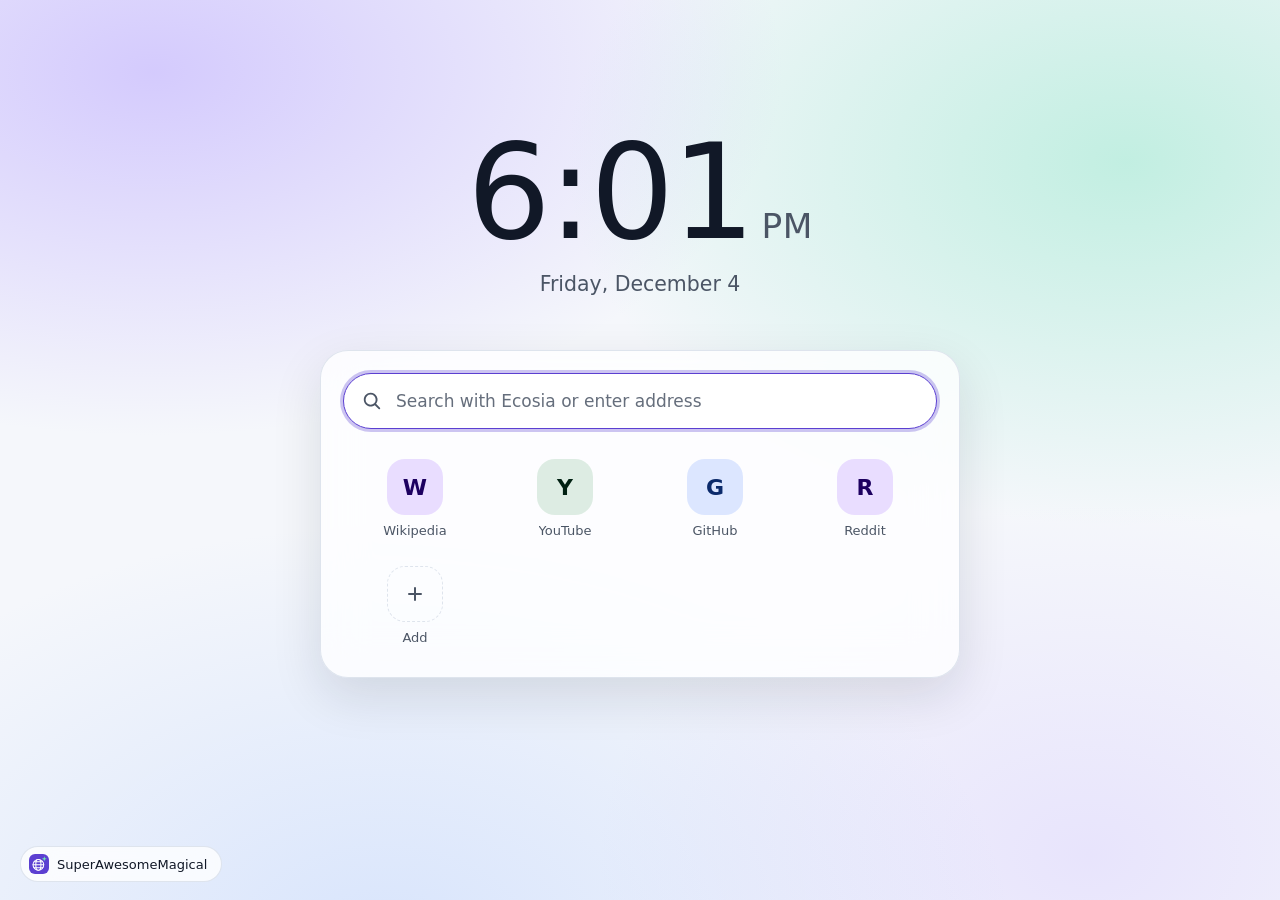
<file: desktop/edition/start/index.html>
<!doctype html>
<!-- SuperAwesomeMagical Browser's start page: Ladybird's new tab page (see start.js). In the look of
     SuperAwesomeMagicalLinux's sign-in screen: a large Lexend clock and a rounded slate card over
     the northern lights. -->
<html lang="en">
<head>
  <meta charset="utf-8">
  <meta name="viewport" content="width=device-width, initial-scale=1">
  <meta name="color-scheme" content="dark light">
  <title>New Tab</title>
  <link rel="icon" href="icon.svg">
  <link rel="stylesheet" href="start.css">
  <script src="start.js" defer></script>
</head>
<body>
  <main>
    <header class="clock">
      <h1 id="time">&nbsp;</h1>
      <p id="date">&nbsp;</p>
    </header>

    <section class="card">
      <form id="search" role="search" autocomplete="off">
        <svg class="search-icon" viewBox="0 0 24 24" aria-hidden="true">
          <path d="M10.5 3a7.5 7.5 0 0 1 5.93 12.09l4.24 4.24a1 1 0 0 1-1.42 1.42l-4.24-4.24A7.5 7.5 0 1 1 10.5 3Zm0 2a5.5 5.5 0 1 0 0 11 5.5 5.5 0 0 0 0-11Z"/>
        </svg>
        <input id="query" type="search" spellcheck="false" autofocus
               placeholder="Search with Ecosia or enter address" aria-label="Search with Ecosia or enter address">
      </form>
      <ul id="sites" class="sites" aria-label="Shortcuts"></ul>
      <form id="add" class="add" hidden autocomplete="off">
        <input id="add-url" type="text" spellcheck="false" placeholder="Address" aria-label="Address">
        <input id="add-name" type="text" placeholder="Name (optional)" aria-label="Name">
        <button type="submit" class="primary">Add</button>
        <button type="button" id="add-cancel">Cancel</button>
      </form>
    </section>
  </main>

  <footer>
    <span class="chip"><img src="icon.svg" alt="">SuperAwesomeMagical</span>
  </footer>

  <template id="site">
    <li class="site">
      <a class="site-link">
        <span class="tile"><span class="letter"></span></span>
        <span class="name"></span>
      </a>
      <button class="remove" type="button" title="Remove shortcut" aria-label="Remove shortcut">
        <svg viewBox="0 0 24 24" aria-hidden="true"><path d="M6.7 5.3 12 10.6l5.3-5.3a1 1 0 1 1 1.4 1.4L13.4 12l5.3 5.3a1 1 0 0 1-1.4 1.4L12 13.4l-5.3 5.3a1 1 0 0 1-1.4-1.4l5.3-5.3-5.3-5.3a1 1 0 0 1 1.4-1.4Z"/></svg>
      </button>
    </li>
  </template>

  <template id="add-site">
    <li class="site">
      <button class="site-link add-link" type="button">
        <span class="tile add-tile">
          <svg viewBox="0 0 24 24" aria-hidden="true"><path d="M12 5a1 1 0 0 1 1 1v5h5a1 1 0 1 1 0 2h-5v5a1 1 0 1 1-2 0v-5H6a1 1 0 1 1 0-2h5V6a1 1 0 0 1 1-1Z"/></svg>
        </span>
        <span class="name">Add</span>
      </button>
    </li>
  </template>
</body>
</html>
</file>
<file: desktop/edition/start/start.css>
/* SuperAwesomeMagical Browser's start page (Ladybird's new tab page), in the look of
   SuperAwesomeMagicalLinux's sign-in screen: a large Lexend clock and a rounded slate card. Dark:
   over the northern lights photo. Light: over soft purple and green glows, like the light orbs
   wallpaper. */

:root {
  color-scheme: dark;
  --bg: #0b1220;
  --text: #f5f7fb;
  --muted: #c3cbd8;
  --card: rgb(19 29 48 / 0.72);
  --card-outline: rgb(59 74 99 / 0.7);
  --field: rgb(26 37 57 / 0.85);
  --field-outline: rgb(59 74 99 / 0.9);
  --tile: rgb(34 48 71 / 0.85);
  --tile-hover: rgb(46 62 90 / 0.95);
  --primary: #cfbdff;
  --on-primary: #341a86;
  --primary-container: #4b33a8;
  --on-primary-container: #e9ddff;
  --secondary-container: #005233;
  --on-secondary-container: #c0ffd8;
  --tertiary-container: #1d3b85;
  --on-tertiary-container: #dce6ff;
  --shadow: 0 18px 50px rgb(0 0 0 / 0.45);
  font-family: "Lexend", system-ui, sans-serif;
  background: var(--bg);
  color: var(--text);
}

@media (prefers-color-scheme: light) {
  :root {
    color-scheme: light;
    --bg: #f5f7fb;
    --text: #111827;
    --muted: #4b5565;
    --card: rgb(255 255 255 / 0.78);
    --card-outline: rgb(221 227 236 / 0.95);
    --field: #ffffff;
    --field-outline: #dde3ec;
    --tile: #eef2f8;
    --tile-hover: #e4e9f2;
    --primary: #5b3fd1;
    --on-primary: #ffffff;
    --primary-container: #e9ddff;
    --on-primary-container: #1d0060;
    --secondary-container: #ddece3;
    --on-secondary-container: #002112;
    --tertiary-container: #dce6ff;
    --on-tertiary-container: #0b2a6b;
    --shadow: 0 18px 50px rgb(17 24 39 / 0.12);
  }
}

* { box-sizing: border-box; }
html, body { height: 100%; margin: 0; }
button, input { font: inherit; color: inherit; }

body {
  display: flex;
  flex-direction: column;
  min-height: 100%;
  background:
    linear-gradient(to bottom, rgb(11 18 32 / 0.1) 0%, rgb(11 18 32 / 0.35) 55%, rgb(11 18 32 / 0.8) 100%),
    url("aurora.jpg") center 30% / cover no-repeat fixed,
    var(--bg);
}

@media (prefers-color-scheme: light) {
  body {
    background:
      radial-gradient(900px 520px at 12% 8%, rgb(185 166 255 / 0.55), transparent 70%),
      radial-gradient(800px 520px at 88% 18%, rgb(143 230 200 / 0.5), transparent 70%),
      radial-gradient(900px 600px at 30% 105%, rgb(141 180 255 / 0.28), transparent 70%),
      radial-gradient(700px 500px at 85% 95%, rgb(201 184 255 / 0.3), transparent 70%),
      var(--bg);
  }
}

main {
  flex: 1;
  display: flex;
  flex-direction: column;
  align-items: center;
  padding: clamp(40px, 14vh, 150px) 24px 32px;
}

/* ---- Clock ---- */

.clock { text-align: center; margin-bottom: clamp(28px, 6vh, 56px); }
#time {
  margin: 0;
  font-weight: 300;
  font-size: clamp(64px, 11vw, 132px);
  line-height: 1;
  letter-spacing: -0.02em;
  font-variant-numeric: tabular-nums;
  text-shadow: 0 2px 24px rgb(0 0 0 / 0.25);
}
#time .period {
  font-size: 0.26em;
  font-weight: 400;
  letter-spacing: 0.02em;
  margin-inline-start: 0.25em;
  color: var(--muted);
}
#date {
  margin: 14px 0 0;
  font-size: clamp(17px, 1.6vw, 22px);
  font-weight: 400;
  color: var(--muted);
}

@media (prefers-color-scheme: light) {
  #time { text-shadow: none; }
}

/* ---- The card: search and top sites ---- */

.card {
  width: min(640px, 100%);
  padding: 22px;
  border-radius: 28px;
  background: var(--card);
  border: 1px solid var(--card-outline);
  box-shadow: var(--shadow);
  backdrop-filter: blur(22px) saturate(1.2);
}

#search { position: relative; }
.search-icon {
  position: absolute;
  inset-inline-start: 18px;
  top: 50%;
  width: 22px;
  height: 22px;
  translate: 0 -50%;
  fill: var(--muted);
  pointer-events: none;
}
#query {
  width: 100%;
  height: 56px;
  padding: 0 20px 0 52px;
  border-radius: 999px;
  border: 1px solid var(--field-outline);
  background: var(--field);
  font-size: 17px;
  outline: none;
  transition: border-color 120ms, box-shadow 120ms;
}
#query::placeholder { color: var(--muted); opacity: 0.85; }
#query:focus {
  border-color: var(--primary);
  box-shadow: 0 0 0 3px color-mix(in srgb, var(--primary) 30%, transparent);
}
#query::-moz-search-clear-button { display: none; }

.sites {
  list-style: none;
  margin: 18px 0 0;
  padding: 0;
  display: grid;
  grid-template-columns: repeat(4, 1fr);
  gap: 6px;
}
.sites[hidden] { display: none; }

.site { position: relative; }
.site-link {
  display: flex;
  flex-direction: column;
  align-items: center;
  gap: 8px;
  padding: 12px 6px 10px;
  border-radius: 18px;
  color: inherit;
  text-decoration: none;
  outline: none;
  transition: background-color 120ms;
}
.site-link:hover { background: color-mix(in srgb, var(--text) 7%, transparent); }
.site-link:focus-visible { box-shadow: 0 0 0 2px var(--primary); }

.tile {
  display: grid;
  place-items: center;
  width: 56px;
  height: 56px;
  border-radius: 18px;
  background: var(--tile);
  transition: background-color 120ms, transform 120ms;
}
.site-link:hover .tile { background: var(--tile-hover); transform: translateY(-1px); }
.letter { font-size: 22px; font-weight: 600; }
.tile[data-tint="primary"] { background: var(--primary-container); color: var(--on-primary-container); }
.tile[data-tint="secondary"] { background: var(--secondary-container); color: var(--on-secondary-container); }
.tile[data-tint="tertiary"] { background: var(--tertiary-container); color: var(--on-tertiary-container); }

/* The "Add" tile, and the little form it opens. */
.add-link { border: 0; background: none; font: inherit; cursor: pointer; width: 100%; }
.add-tile { background: transparent; border: 1.5px dashed var(--card-outline); }
.add-tile svg { width: 24px; height: 24px; fill: var(--muted); }

.add {
  display: flex;
  flex-wrap: wrap;
  gap: 8px;
  margin-top: 14px;
}
.add[hidden] { display: none; }
.add input {
  flex: 1 1 160px;
  height: 42px;
  padding: 0 16px;
  border-radius: 999px;
  border: 1px solid var(--field-outline);
  background: var(--field);
  outline: none;
}
.add input:focus { border-color: var(--primary); }
.add button {
  height: 42px;
  padding: 0 18px;
  border-radius: 999px;
  border: 1px solid var(--field-outline);
  background: var(--field);
  font-weight: 500;
  cursor: pointer;
}
.add button.primary { background: var(--primary); color: var(--on-primary); border-color: transparent; }

.name {
  max-width: 100%;
  font-size: 13px;
  color: var(--muted);
  white-space: nowrap;
  overflow: hidden;
  text-overflow: ellipsis;
}

.remove {
  position: absolute;
  top: 4px;
  inset-inline-end: 10px;
  display: grid;
  place-items: center;
  width: 24px;
  height: 24px;
  padding: 0;
  border: 0;
  border-radius: 999px;
  background: var(--field);
  box-shadow: 0 0 0 1px var(--field-outline);
  cursor: pointer;
  opacity: 0;
  transition: opacity 120ms;
}
.remove svg { width: 14px; height: 14px; fill: var(--muted); }
.site:hover .remove, .remove:focus-visible { opacity: 1; }
:root:not([data-editable]) .remove { display: none; }

/* ---- Footer chip, as on the sign-in screen ---- */

footer { padding: 0 20px 18px; }
.chip {
  display: inline-flex;
  align-items: center;
  gap: 8px;
  padding: 7px 14px 7px 8px;
  border-radius: 999px;
  border: 1px solid var(--card-outline);
  background: var(--card);
  backdrop-filter: blur(16px);
  font-size: 13px;
  font-weight: 500;
}
.chip img { width: 20px; height: 20px; border-radius: 6px; }

@media (max-width: 560px) {
  .sites { grid-template-columns: repeat(4, minmax(0, 1fr)); }
  .tile { width: 48px; height: 48px; border-radius: 16px; }
}

@media (prefers-reduced-motion: reduce) {
  * { transition: none !important; }
}
</file>
